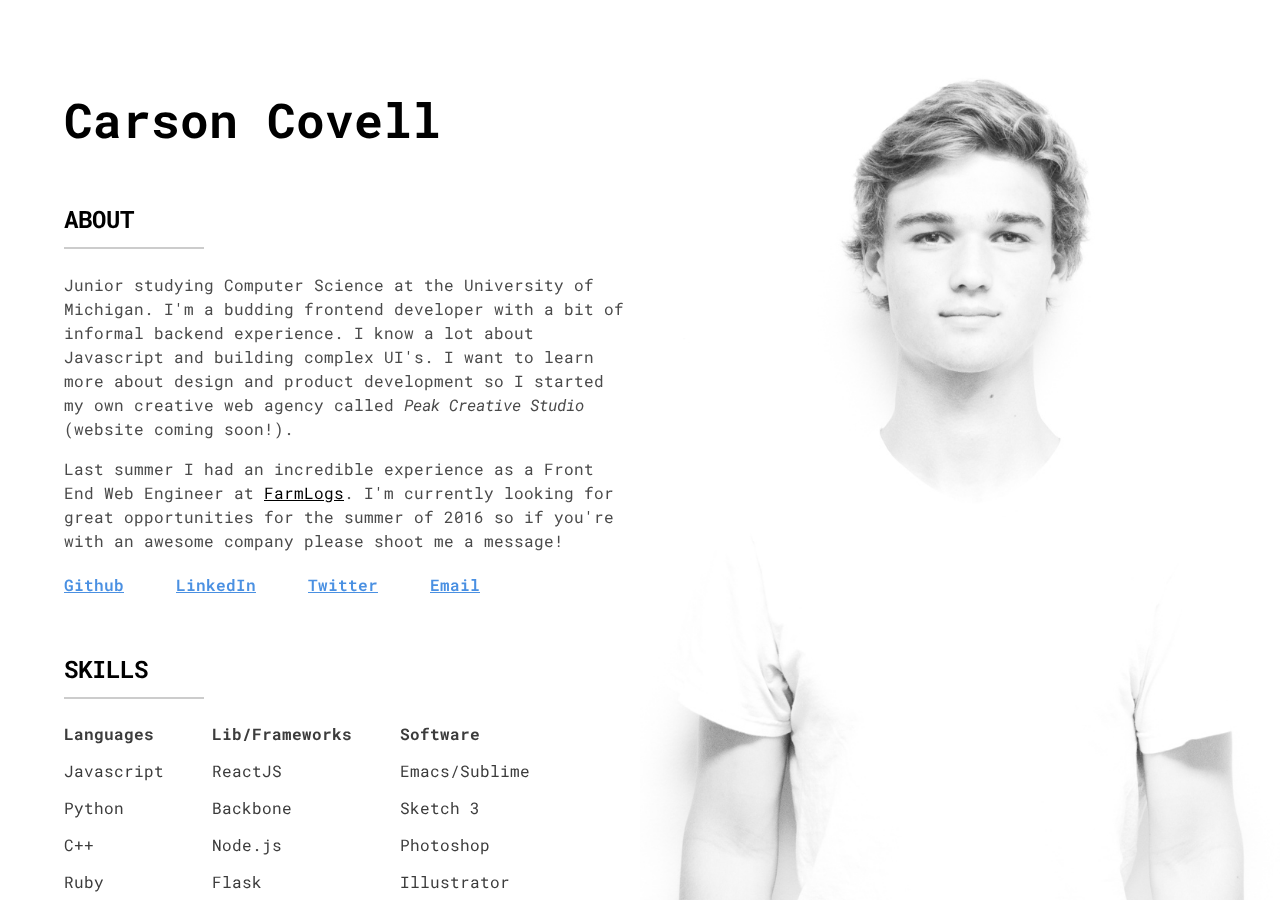
<file: index.html>
<!DOCTYPE html>
<html>
<head>
	<title>Carson Covell</title>

	<meta name="viewport" content="width=device-width, initial-scale=1">

	<link href='https://fonts.googleapis.com/css?family=Roboto+Mono:400,500,700' rel='stylesheet' type='text/css' />
	<link rel="stylesheet" type="text/css" href="main.css" />

	<link rel="shortcut icon" href="favicon.ico" />
</head>
<body>
	<div class="left-container">
		<header class="section">
			<h1 class="section-title">Carson Covell</h1>
		</header>

		<section class="section">
			<h2 class="section-title">
				About
				<div class="hr"></div>
			</h2>

			<p class="text-block">
				Junior studying Computer Science at the University of Michigan. I'm a budding frontend developer with a bit of informal backend experience. I know a lot about Javascript and building complex UI's. I want to learn more about design and product development so I started my own creative web agency called <em>Peak Creative Studio</em> (website coming soon!).
			</p>
			<p class="text-block">
				Last summer I had an incredible experience as a Front End Web Engineer at <a href="https://farmlogs.com" target="_blank">FarmLogs</a>. I'm currently looking for great opportunities for the summer of 2016 so if you're with an awesome company please shoot me a message!
			</p>

			<ul class="unstyled-list social-links">
				<li><a href="https://github.com/cocarson" target="_blank">Github</a></li>
				<li><a href="https://www.linkedin.com/pub/carson-covell/82/660/4b9
" target="_blank">LinkedIn</a></li>
				<li><a href="https://twitter.com/covcarson" target="_blank">Twitter</a></li>
				<li><a href="mailto:cocarson@umich.edu">Email</a></li>
			</ul>
		</section>

		<section class="section">
			<h2 class="section-title">
				Skills
				<div class="hr"></div>
			</h2>

			<div class="skills-group">
				<ul class="vertical-list skills-list">
					<li><strong>Languages</strong></li>
					<li>Javascript</li>
					<li>Python</li>
					<li>C++</li>
					<li>Ruby</li>
				</ul>
			</div>
			<div class="skills-group">
				<ul class="vertical-list skills-list">
					<li><strong>Lib/Frameworks</strong></li>
					<li>ReactJS</li>
					<li>Backbone</li>
					<li>Node.js</li>
					<li>Flask</li>
					<li>Rails</li>
				</ul>
			</div>
			<div class="skills-group">
				<ul class="vertical-list skills-list">
					<li><strong>Software</strong></li>
					<li>Emacs/Sublime</li>
					<li>Sketch 3</li>
					<li>Photoshop</li>
					<li>Illustrator</li>
				</ul>
			</div>
		</section>

		<section class="section">
			<a href="projects/index.html" class="header-links">
				<h2>Projects >
					<div class="hr"></div>
				</h2>
			</a>

			<a href="resume.pdf" target="_blank" class="header-links">
				<h2>Resume >
					<div class="hr"></div>
				</h2>
			</a>
		</section>
	</div>
	
	<div class="right-container">
		<!-- <img src="me.jpg" height="1200" width="833" /> -->
	</div>
</body>
</html>
</file>
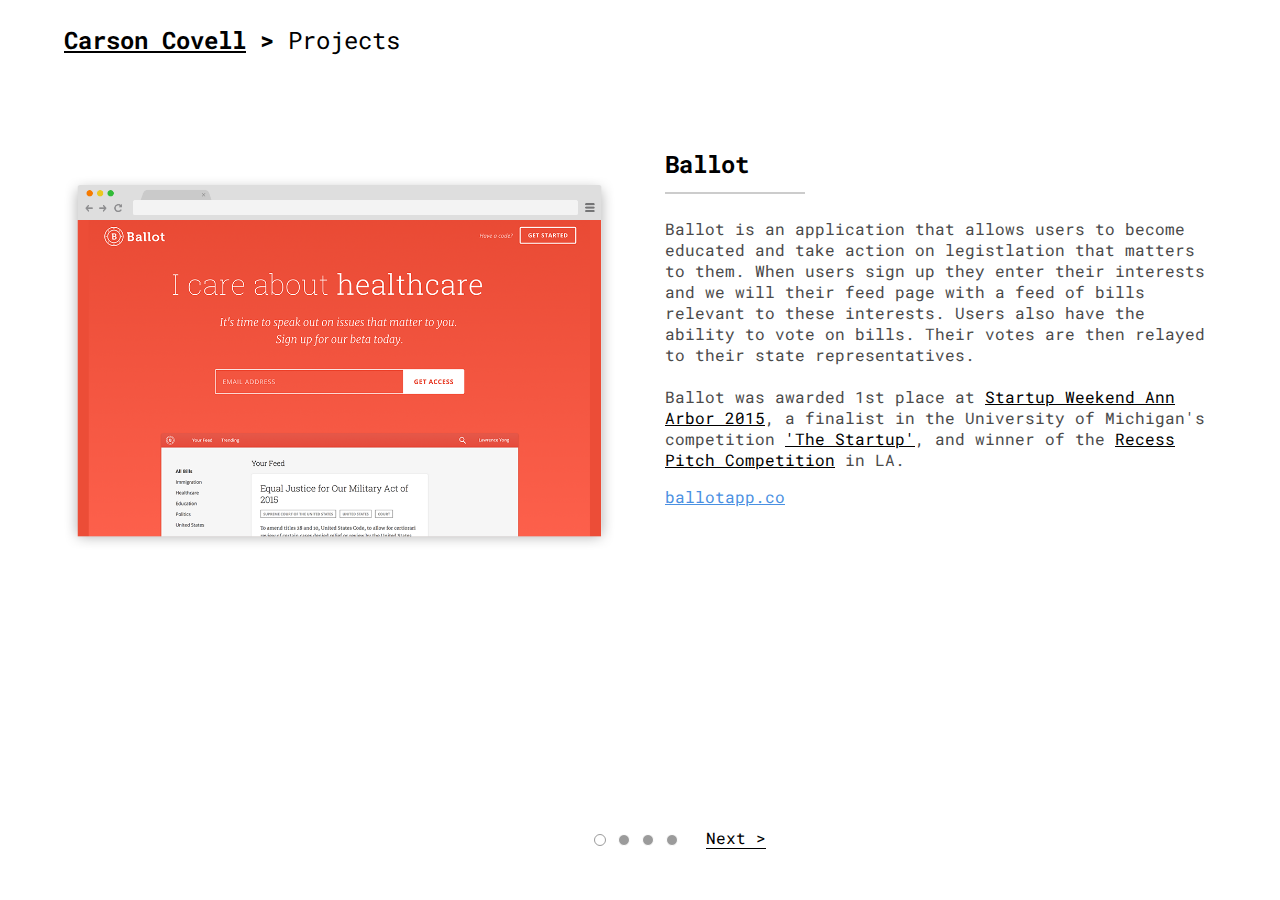
<file: projects/index.html>
<!DOCTYPE html>
<html>
<head>
	<title>Carson Covell</title>

	<meta name="viewport" content="width=device-width, initial-scale=1">

	<link href='https://fonts.googleapis.com/css?family=Roboto+Mono:400,500,700' rel='stylesheet' type='text/css' />
	<link rel="stylesheet" type="text/css" href="../main.css" />

	<link rel="shortcut icon" href="../favicon.ico" />
</head>
<body>
	<div class="pr--container" id="pr--container">
		<header class="pr--header">
			<p><a href="../index.html"><strong>Carson Covell</a>&nbsp;></strong>&nbsp;Projects</p>
		</header>

		<section class="pr--main-section">
			<div class="pr--image-container">
				<img class="pr--image-element" />
			</div>
			
			<div class="pr--description-container">
				<h2><div class="pr--title"></div>
					<div class="hr"></div>
				</h2>

				<p class="pr--description"> </p>

				<a href="" target="_blank" class="pr--link blue-link"></a>
			</div>
		</section>

		<footer class="pr--footer">
			<div class="pr--footer-wrapper">
				<div class="pr--nav-button back">&nbsp;
					<span class="back-button" style="display: none">< Back</span>
				</div>
				<div class="pr--page-dots">
					<span class="pr--page-dot active"></span>
					<span class="pr--page-dot"></span>
					<span class="pr--page-dot"></span>
					<span class="pr--page-dot"></span>
				</div>
				<div class="pr--nav-button next">
					<span class="next-button">Next ></span>
					&nbsp;
				</div>
			</div>
		</footer>
	</div>

	<script type="text/javascript" src="../vendor/jquery.js"></script>
	<script type="text/javascript" src="../js/project_navigator.js"></script>

</body>
</html>
</file>
<file: main.css>
/* General styles */

body {
	margin: 0;
	padding: 0;
}

div {
	display: block;
}

h1, h2, p, a, li, span {
	font-family: 'Roboto Mono';
	color: black;
}

h1 {
	font-size: 48px;
}

h2 {
	font-size: 24px;
}

p, a, li {
	font-size: 16px;
}

a {
	transition: opacity ease 200ms;
	-webkit-transition: opacity ease 200ms;
}
a:hover {
	opacity: .7;
}

.unstyled-list {
	list-style-type: none;
	margin: 0;
	padding: 0;
}

.unstyled-list li {
	display: inline;
}

.vertical-list {
	list-style-type: none;
	margin: 0;
	padding: 0;
}

.hr {
	height: 2px;
	background-color: #CCCCCC;
	width: 140px;
	display: block;
	margin: .5em 0 1em 0;
}

.blue-link {
	color: #4A90E2;
}

.columns:last-child {
	margin-right: 0;
}

/* Container styles */
.left-container {
	display: inline-block;
	position: fixed;
	left: 0;
	height: 100%;
	width: 50%;
	padding: 4em 10px 0 4em;
	overflow-y: scroll;
	box-sizing: border-box;

	scroll: hidden;
}

.right-container {
	display: inline-block;
	position: fixed;
	left: 50%;
	height: 100%;
	width: 50%;

	background-image: url('me.jpg');
	background-size: cover; 
}

.right-container img {
	position: relative;
	margin: 0 auto;
	bottom: 0;
}

/* Content styles */

header .section {
	
}

header .section-title {
	margin: .5em 0 0 0;
}

.section {
	margin-bottom: 2em;
	float: left;
}

section .section-title {
	text-transform: uppercase;
}

section .text-block {
	color: #4A4A4A;
	line-height: 1.5;
}

.social-links li {
	padding-right: 3em;
	line-height: 2;
}
.social-links li:last-child {
	padding-right: 0;
}
.social-links li a {
	color: #4A90E2;
	font-weight: 600;
}

.skills-group {
	margin-right: 3em;
	float: left;
	display: inline-block;
}
.skills-group:last-child {
	margin-right: 0;
}

.skills-list li {
	margin-bottom: 1em;
	color: #3C3C3C;
}
.skills-list li:last-child {
	margin-bottom: 0;
}

a.header-links {
	text-decoration: none;
}
a.header-links {
	display: inline-block;
	margin-right: 3em;
}
a.header-links:last-child {
	margin-right: 0;
}

@media only screen and (min-width: 1400px) {
	.left-container {
		width: 45%;
		left: 5%;
	}

	.right-container {
		width: 45%;
	}
}

@media only screen and (max-width: 1150px) {
	.left-container {
		width: 60%;
	}

	.right-container {
		left: 60%;
	}
}

@media only screen and (max-width: 900px) {
	.left-container {
		width: 85%;
	}

	.right-container {
		display: none;
		background-image: none;
	}
}

@media only screen and (max-width: 640px) {
	h1 {
		font-size: 36px;
	}

	h2 {
		font-size: 20px;
	}

	p, a, li {
		font-size: 14px;
	}

	.left-container {
		width: 100%;
		padding: 2em 2em 0 2em;
	}

	.section {
		margin-bottom: 1.5em;
	}

	.skills-group {
		margin-right: 1.5em;
		margin-bottom: 2em;
	}
}

@media only screen and (max-width: 340px) {
	h1 {
		font-size: 28px;
	}

	h2 {
		font-size: 18px;
	}

	p, a, li {
		font-size: 13px;
	}

}

/*** All styles for projects/index.html ***/

.pr--container {
	max-width: 1200px;
	width: 90%;
	margin: 0 auto;
}

.pr--main-section {
	/* Animations */
  -webkit-transition: opacity 300ms ease-in-out;
  -moz-transition: opacity 300ms ease-in-out;
  -ms-transition: opacity 300ms ease-in-out;
  -o-transition: opacity 300ms ease-in-out;
  opacity: 1;
}
.pr--main-section.hide {
  opacity: 0;
}

.pr--header p {
	font-size: 24px;
}

.pr--header p a {
	font-size: 24px;
}

.pr--main-section {
	display: block;
	float: left; 
	margin: 3em 0;
}

.pr--image-container {
	width: 50%;
	float: left;
	padding-right: 25px;
	padding-top: 3em;
	box-sizing: border-box;
}
.pr--image-container img {
	width: 100%;
}

.pr--description-container {
	width: 50%;
	float: left;
	padding-left: 25px;
	box-sizing: border-box;	
}

.pr--description {
	color: #4A4A4A;
}

.pr--footer {
	/*text-align: center;*/
	width: 100%;
	position: fixed;
	bottom: 0;
	left: 0;
	padding-bottom: 50px;
	background-color: white;
}

.pr--footer-wrapper {
	width: 300px;
	margin: 0 auto;
}

.pr--nav-button {
	display: inline-block;
	width: 100px;
	float: left;
	text-align: center;
}
.pr--nav-button span {
	border-bottom: black 1px solid;
	cursor: pointer;
	transition: opacity ease 200ms;
	-webkit-transition: opacity ease 200ms;
}
.pr--nav-button span:hover {
	opacity: .5;
}
/*.pr--nav-button.back {
	margin-right: 3em;
}
.pr--nav-button.next {
	margin-left: 3em;
}*/

.pr--page-dots {
	width: 100px;
	float: left;
	padding-top: 5px;
}

.pr--page-dot {
	width: 10px;
	height: 10px;
	border-radius: 50%;
	display: inline-block;
	margin: 0 4px;
	background-color: #9B9B9B;
	border: 1px solid white;
}

.pr--page-dot.active {
	background-color: white;
	border-color: #9B9B9B;
	margin-top: 1px;
}

@media only screen and (max-width: 780px) {
	.pr--image-container {
		width: 100%;
	}

	.pr--description-container {
		width: 100%;
	}
}

@media only screen and (max-width: 640px) {
	.pr--footer-wrapper {
		width: 100%;
	}

	.pr--footer {
		padding: 20px;
		border-top: 1px solid #D6D6D6;
		-webkit-box-shadow: 0 -1px 5px 0px rgba(0, 0, 0, .2);
	  -moz-box-shadow: 0 -1px 5px 0px rgba(0, 0, 0, .2);
    box-shadow: 0 -1px 5px 0px rgba(0, 0, 0, .2;	
	}
}
</file>
